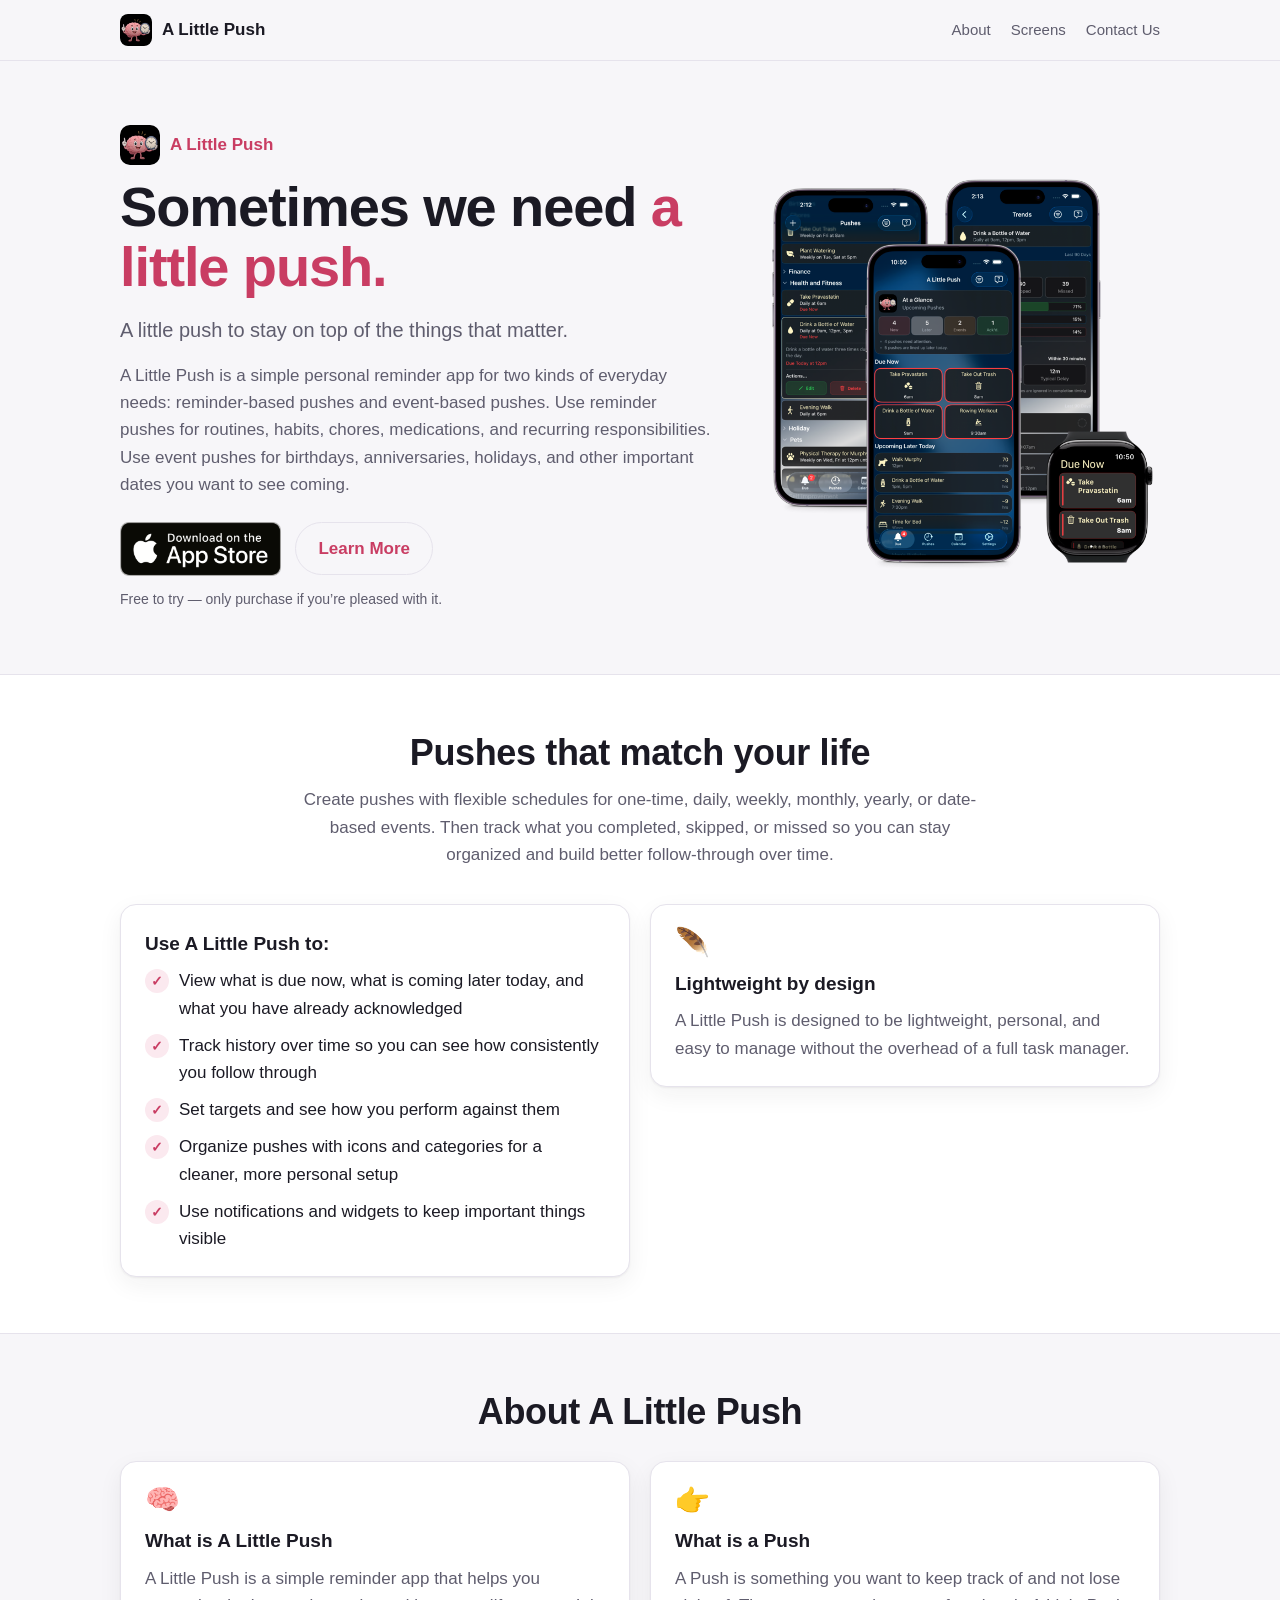
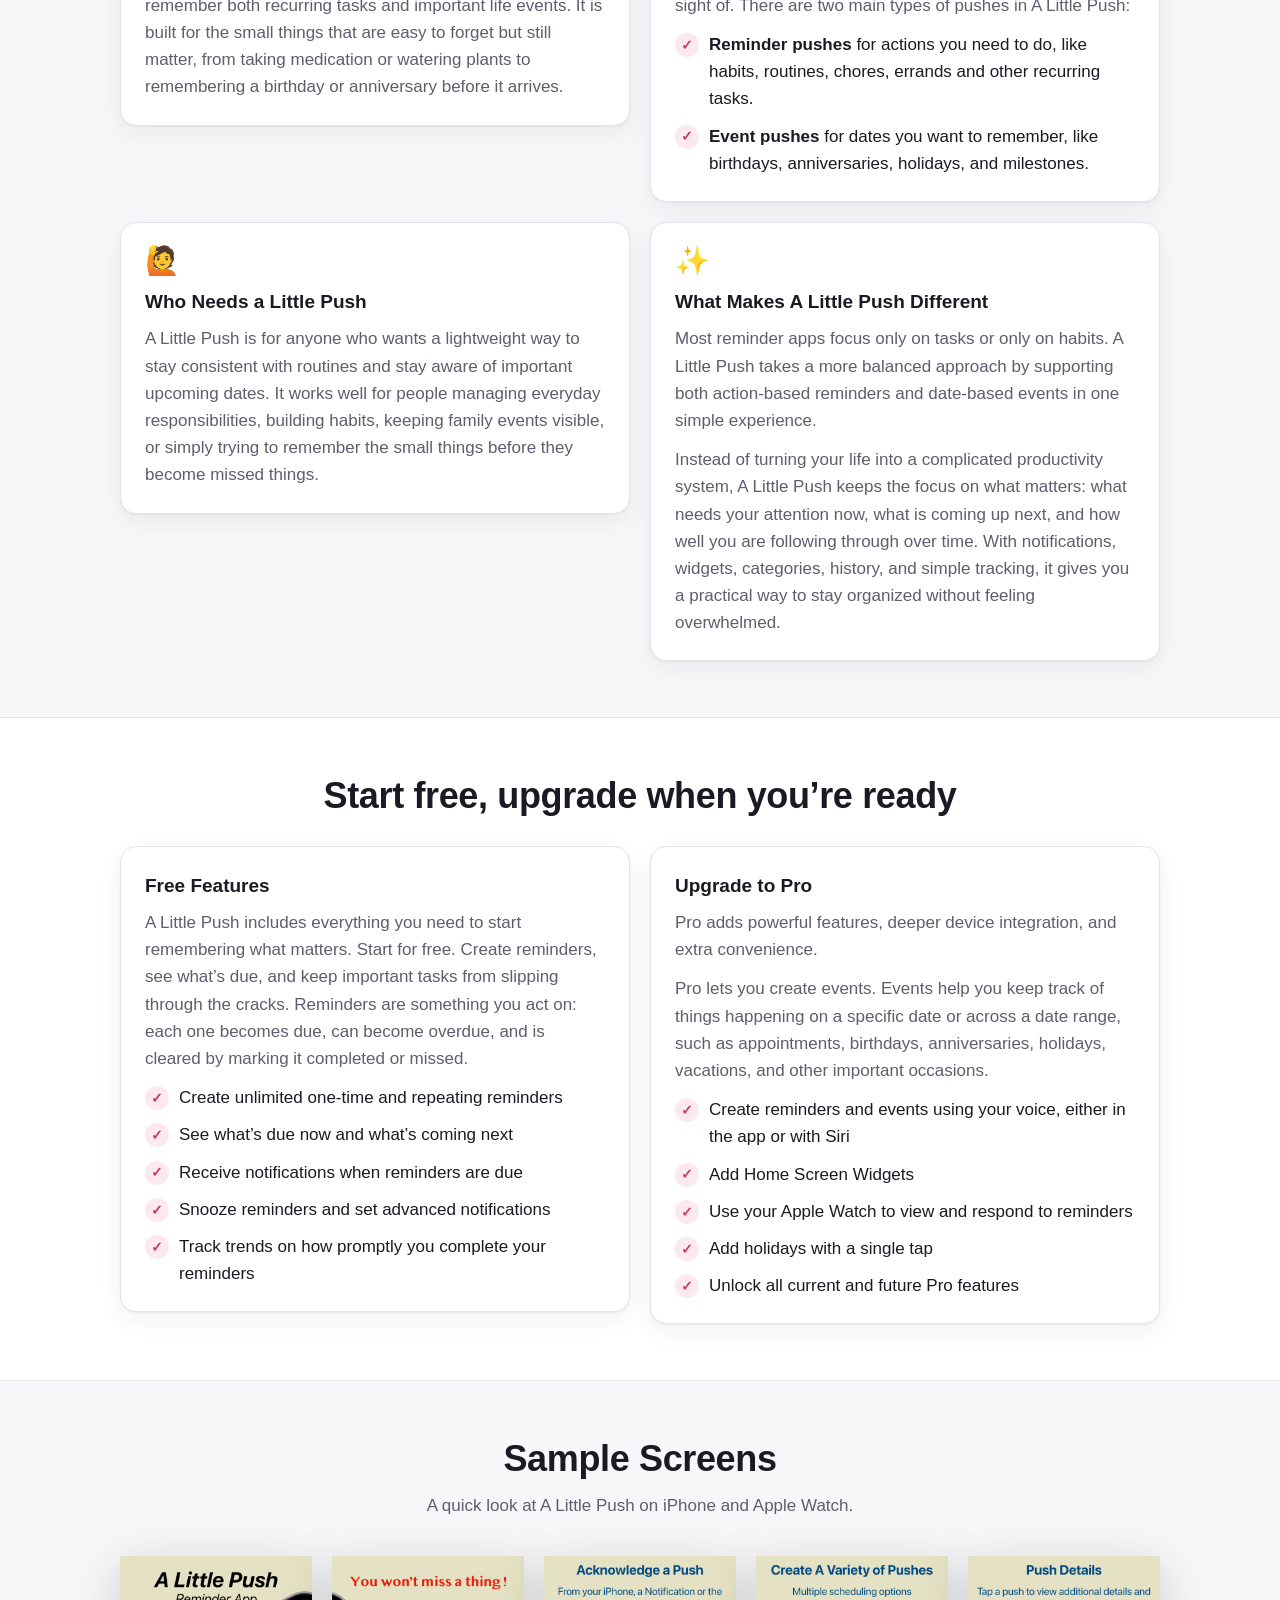
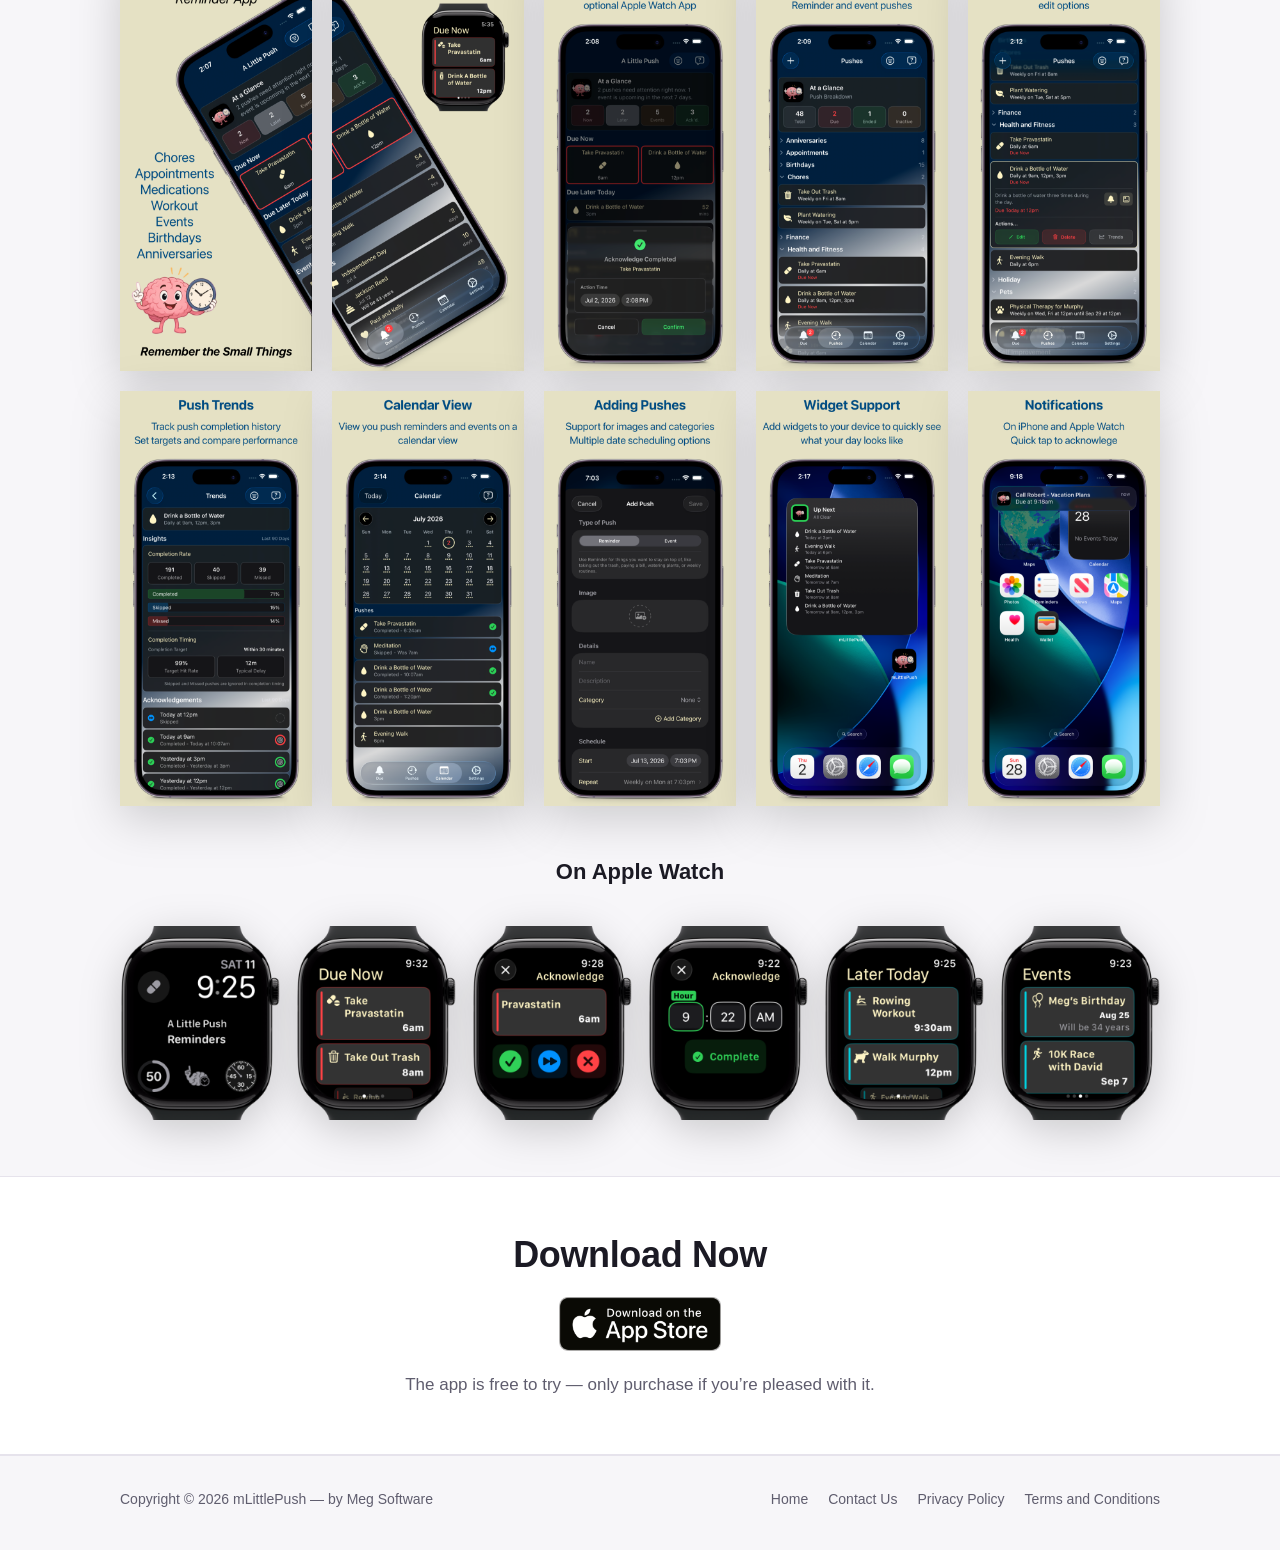
<file: index.html>
<!doctype html>
<html lang="en">
<head>
  <meta charset="utf-8">
  <meta name="viewport" content="width=device-width, initial-scale=1">
  <title>A Little Push — Reminders for the things that matter</title>
  <meta name="description" content="A Little Push is a simple personal reminder app for routines, habits, chores, medications and the important dates you want to see coming.">
  <link rel="icon" type="image/png" href="images/icon.png">
  <link rel="apple-touch-icon" href="images/icon.png">
  <link rel="stylesheet" href="styles.css">
</head>
<body>
  <header class="site-header">
    <div class="wrap">
      <a class="brand" href="./"><img src="images/icon.png" alt="">A Little Push</a>
      <nav class="nav" aria-label="Main">
        <a class="hide-small" href="#about">About</a>
        <a class="hide-small" href="#screens">Screens</a>
        <a href="contact-us/">Contact Us</a>
      </nav>
    </div>
  </header>

  <main>
    <!-- Hero -->
    <section class="hero">
      <div class="wrap">
        <div>
          <p class="eyebrow"><img src="images/icon.png" alt="">A Little Push</p>
          <h1>Sometimes we need <span class="accent">a little push.</span></h1>
          <p class="lead">A little push to stay on top of the things that matter.</p>
          <p>A Little Push is a simple personal reminder app for two kinds of everyday needs: reminder-based pushes and event-based pushes. Use reminder pushes for routines, habits, chores, medications, and recurring responsibilities. Use event pushes for birthdays, anniversaries, holidays, and other important dates you want to see coming.</p>
          <div class="actions">
            <a class="app-store-badge" href="https://apps.apple.com/us/app/reminders-a-little-push/id6783036965"><img src="images/appstore-black.png" alt="Download on the App Store" width="162" height="54"></a>
            <a class="button secondary" href="#about">Learn More</a>
          </div>
          <p class="note">Free to try — only purchase if you’re pleased with it.</p>
        </div>
        <div>
          <img src="images/cover.png" alt="A Little Push on iPhone and Apple Watch, showing what’s due now and coming up later today" width="720" height="720">
        </div>
      </div>
    </section>

    <!-- What you can do -->
    <section class="band">
      <div class="wrap">
        <h2>Pushes that match your life</h2>
        <p class="section-lead">Create pushes with flexible schedules for one-time, daily, weekly, monthly, yearly, or date-based events. Then track what you completed, skipped, or missed so you can stay organized and build better follow-through over time.</p>
        <div class="two-col">
          <div class="card">
            <h3>Use A Little Push to:</h3>
            <ul class="feature-list">
              <li>View what is due now, what is coming later today, and what you have already acknowledged</li>
              <li>Track history over time so you can see how consistently you follow through</li>
              <li>Set targets and see how you perform against them</li>
              <li>Organize pushes with icons and categories for a cleaner, more personal setup</li>
              <li>Use notifications and widgets to keep important things visible</li>
            </ul>
          </div>
          <div class="card">
            <span class="emoji" aria-hidden="true">🪶</span>
            <h3>Lightweight by design</h3>
            <p>A Little Push is designed to be lightweight, personal, and easy to manage without the overhead of a full task manager.</p>
          </div>
        </div>
      </div>
    </section>

    <!-- About -->
    <section id="about">
      <div class="wrap">
        <h2>About A Little Push</h2>
        <div class="two-col" style="margin-top: 28px;">
          <div class="card">
            <span class="emoji" aria-hidden="true">🧠</span>
            <h3>What is A Little Push</h3>
            <p>A Little Push is a simple reminder app that helps you remember both recurring tasks and important life events. It is built for the small things that are easy to forget but still matter, from taking medication or watering plants to remembering a birthday or anniversary before it arrives.</p>
          </div>
          <div class="card">
            <span class="emoji" aria-hidden="true">👉</span>
            <h3>What is a Push</h3>
            <p>A Push is something you want to keep track of and not lose sight of. There are two main types of pushes in A Little Push:</p>
            <ul class="feature-list">
              <li><span><strong>Reminder pushes</strong> for actions you need to do, like habits, routines, chores, errands and other recurring tasks.</span></li>
              <li><span><strong>Event pushes</strong> for dates you want to remember, like birthdays, anniversaries, holidays, and milestones.</span></li>
            </ul>
          </div>
          <div class="card">
            <span class="emoji" aria-hidden="true">🙋</span>
            <h3>Who Needs a Little Push</h3>
            <p>A Little Push is for anyone who wants a lightweight way to stay consistent with routines and stay aware of important upcoming dates. It works well for people managing everyday responsibilities, building habits, keeping family events visible, or simply trying to remember the small things before they become missed things.</p>
          </div>
          <div class="card">
            <span class="emoji" aria-hidden="true">✨</span>
            <h3>What Makes A Little Push Different</h3>
            <p>Most reminder apps focus only on tasks or only on habits. A Little Push takes a more balanced approach by supporting both action-based reminders and date-based events in one simple experience.</p>
            <p>Instead of turning your life into a complicated productivity system, A Little Push keeps the focus on what matters: what needs your attention now, what is coming up next, and how well you are following through over time. With notifications, widgets, categories, history, and simple tracking, it gives you a practical way to stay organized without feeling overwhelmed.</p>
          </div>
        </div>
      </div>
    </section>

    <!-- Free and Pro -->
    <section class="band">
      <div class="wrap">
        <h2>Start free, upgrade when you’re ready</h2>
        <div class="two-col" style="margin-top: 28px;">
          <div class="card">
            <h3>Free Features</h3>
            <p>A Little Push includes everything you need to start remembering what matters. Start for free. Create reminders, see what’s due, and keep important tasks from slipping through the cracks. Reminders are something you act on: each one becomes due, can become overdue, and is cleared by marking it completed or missed.</p>
            <ul class="feature-list">
              <li>Create unlimited one-time and repeating reminders</li>
              <li>See what’s due now and what’s coming next</li>
              <li>Receive notifications when reminders are due</li>
              <li>Snooze reminders and set advanced notifications</li>
              <li>Track trends on how promptly you complete your reminders</li>
            </ul>
          </div>
          <div class="card">
            <h3>Upgrade to Pro</h3>
            <p>Pro adds powerful features, deeper device integration, and extra convenience.</p>
            <p>Pro lets you create events. Events help you keep track of things happening on a specific date or across a date range, such as appointments, birthdays, anniversaries, holidays, vacations, and other important occasions.</p>
            <ul class="feature-list">
              <li>Create reminders and events using your voice, either in the app or with Siri</li>
              <li>Add Home Screen Widgets</li>
              <li>Use your Apple Watch to view and respond to reminders</li>
              <li>Add holidays with a single tap</li>
              <li>Unlock all current and future Pro features</li>
            </ul>
          </div>
        </div>
      </div>
    </section>

    <!-- Screens -->
    <section id="screens">
      <div class="wrap">
        <h2>Sample Screens</h2>
        <p class="section-lead">A quick look at A Little Push on iPhone and Apple Watch.</p>
        <div class="screens">
          <img src="images/screen-1a.png" alt="A Little Push reminder app" width="600" height="1298" loading="lazy">
          <img src="images/screen-1b.png" alt="You won’t miss a thing: reminders on iPhone and Apple Watch" width="600" height="1298" loading="lazy">
          <img src="images/screen-2.png" alt="Acknowledge a push from your iPhone, a notification or Apple Watch" width="600" height="1298" loading="lazy">
          <img src="images/screen-3.png" alt="A Little Push app screen" width="600" height="1298" loading="lazy">
          <img src="images/screen-4.png" alt="A Little Push app screen" width="600" height="1298" loading="lazy">
          <img src="images/screen-5.png" alt="A Little Push app screen" width="600" height="1298" loading="lazy">
          <img src="images/screen-6.png" alt="A Little Push app screen" width="600" height="1298" loading="lazy">
          <img src="images/screen-7.png" alt="A Little Push app screen" width="600" height="1298" loading="lazy">
          <img src="images/screen-8.png" alt="A Little Push app screen" width="600" height="1298" loading="lazy">
          <img src="images/screen-9.png" alt="A Little Push app screen" width="600" height="1298" loading="lazy">
        </div>
        <h3 class="subhead">On Apple Watch</h3>
        <div class="watch-screens">
          <img src="images/watch-0.png" alt="A Little Push complication on an Apple Watch face" width="422" height="514" loading="lazy">
          <img src="images/watch-1.png" alt="Due Now on Apple Watch" width="422" height="514" loading="lazy">
          <img src="images/watch-2.png" alt="Acknowledging a reminder on Apple Watch" width="422" height="514" loading="lazy">
          <img src="images/watch-3.png" alt="Setting the completion time on Apple Watch" width="422" height="514" loading="lazy">
          <img src="images/watch-4.png" alt="Later Today on Apple Watch" width="422" height="514" loading="lazy">
          <img src="images/watch-5.png" alt="Upcoming events on Apple Watch" width="422" height="514" loading="lazy">
        </div>
      </div>
    </section>

    <!-- Download -->
    <section class="band download">
      <div class="wrap">
        <h2>Download Now</h2>
        <a class="app-store-badge" href="https://apps.apple.com/us/app/reminders-a-little-push/id6783036965"><img src="images/appstore-black.png" alt="Download on the App Store" width="162" height="54"></a>
        <p>The app is free to try — only purchase if you’re pleased with it.</p>
      </div>
    </section>
  </main>

  <footer class="site-footer">
    <div class="wrap">
      <span>Copyright © 2026 mLittlePush — by Meg Software</span>
      <nav aria-label="Footer">
        <a href="./">Home</a>
        <a href="contact-us/">Contact Us</a>
        <a href="privacy-policy/">Privacy Policy</a>
        <a href="terms-and-conditions/">Terms and Conditions</a>
      </nav>
    </div>
  </footer>
</body>
</html>
</file>
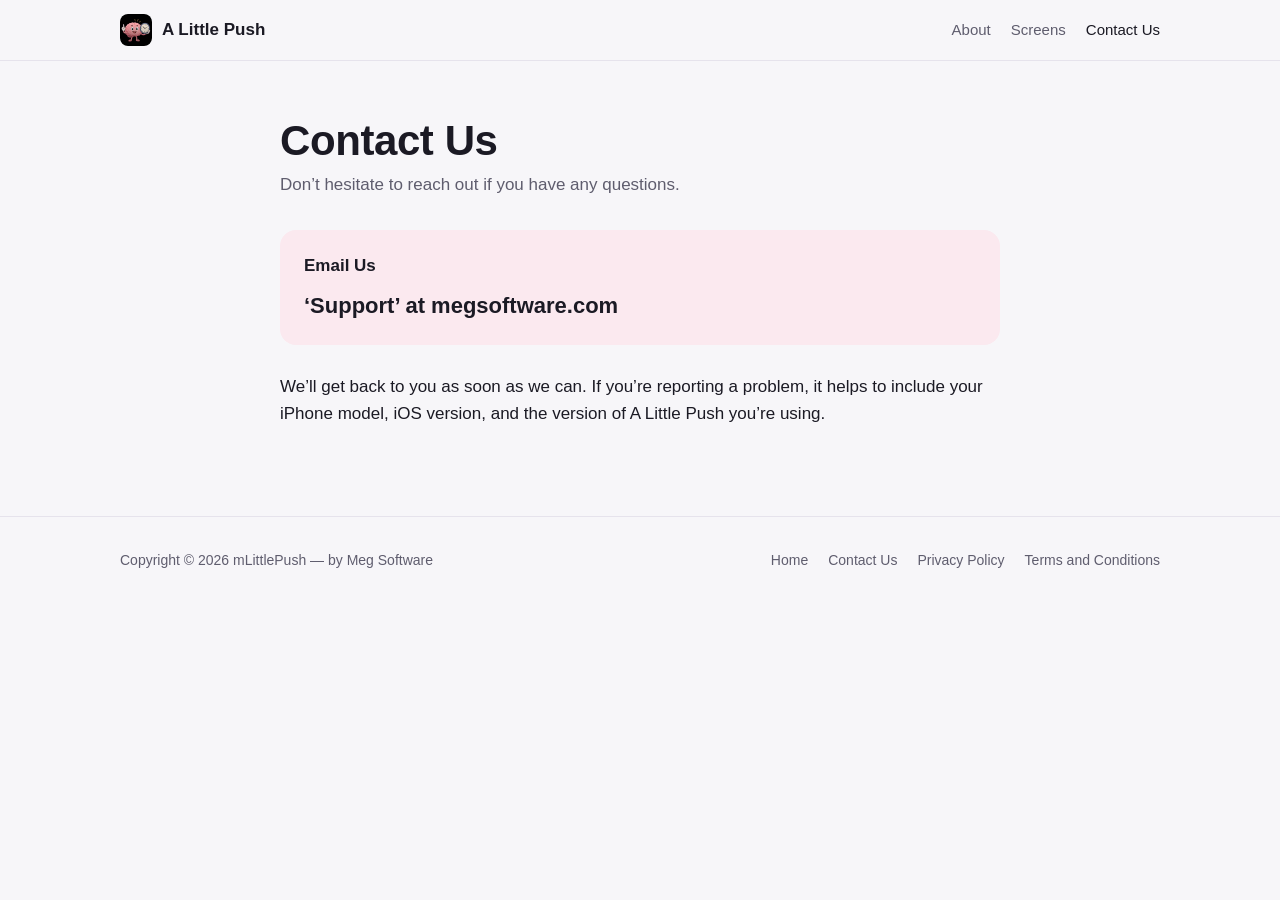
<file: contact-us/index.html>
<!doctype html>
<html lang="en">
<head>
  <meta charset="utf-8">
  <meta name="viewport" content="width=device-width, initial-scale=1">
  <title>Contact Us — A Little Push</title>
  <meta name="description" content="Contact Meg Software about A Little Push.">
  <link rel="icon" type="image/png" href="../images/icon.png">
  <link rel="stylesheet" href="../styles.css">
</head>
<body>
  <header class="site-header">
    <div class="wrap">
      <a class="brand" href="../"><img src="../images/icon.png" alt="">A Little Push</a>
      <nav class="nav" aria-label="Main">
        <a class="hide-small" href="../#about">About</a>
        <a class="hide-small" href="../#screens">Screens</a>
        <a href="../contact-us/" aria-current="page">Contact Us</a>
      </nav>
    </div>
  </header>

  <main class="doc">
    <h1>Contact Us</h1>
    <p class="updated">Don’t hesitate to reach out if you have any questions.</p>
    <div class="summary">
      <p><strong>Email Us</strong></p>
      <p class="email">‘Support’ at megsoftware.com</p>
    </div>
    <p>We’ll get back to you as soon as we can. If you’re reporting a problem, it helps to include your iPhone model, iOS version, and the version of A Little Push you’re using.</p>
  </main>

  <footer class="site-footer">
    <div class="wrap">
      <span>Copyright © 2026 mLittlePush — by Meg Software</span>
      <nav aria-label="Footer">
        <a href="../">Home</a>
        <a href="../contact-us/" aria-current="page">Contact Us</a>
        <a href="../privacy-policy/">Privacy Policy</a>
        <a href="../terms-and-conditions/">Terms and Conditions</a>
      </nav>
    </div>
  </footer>
</body>
</html>
</file>
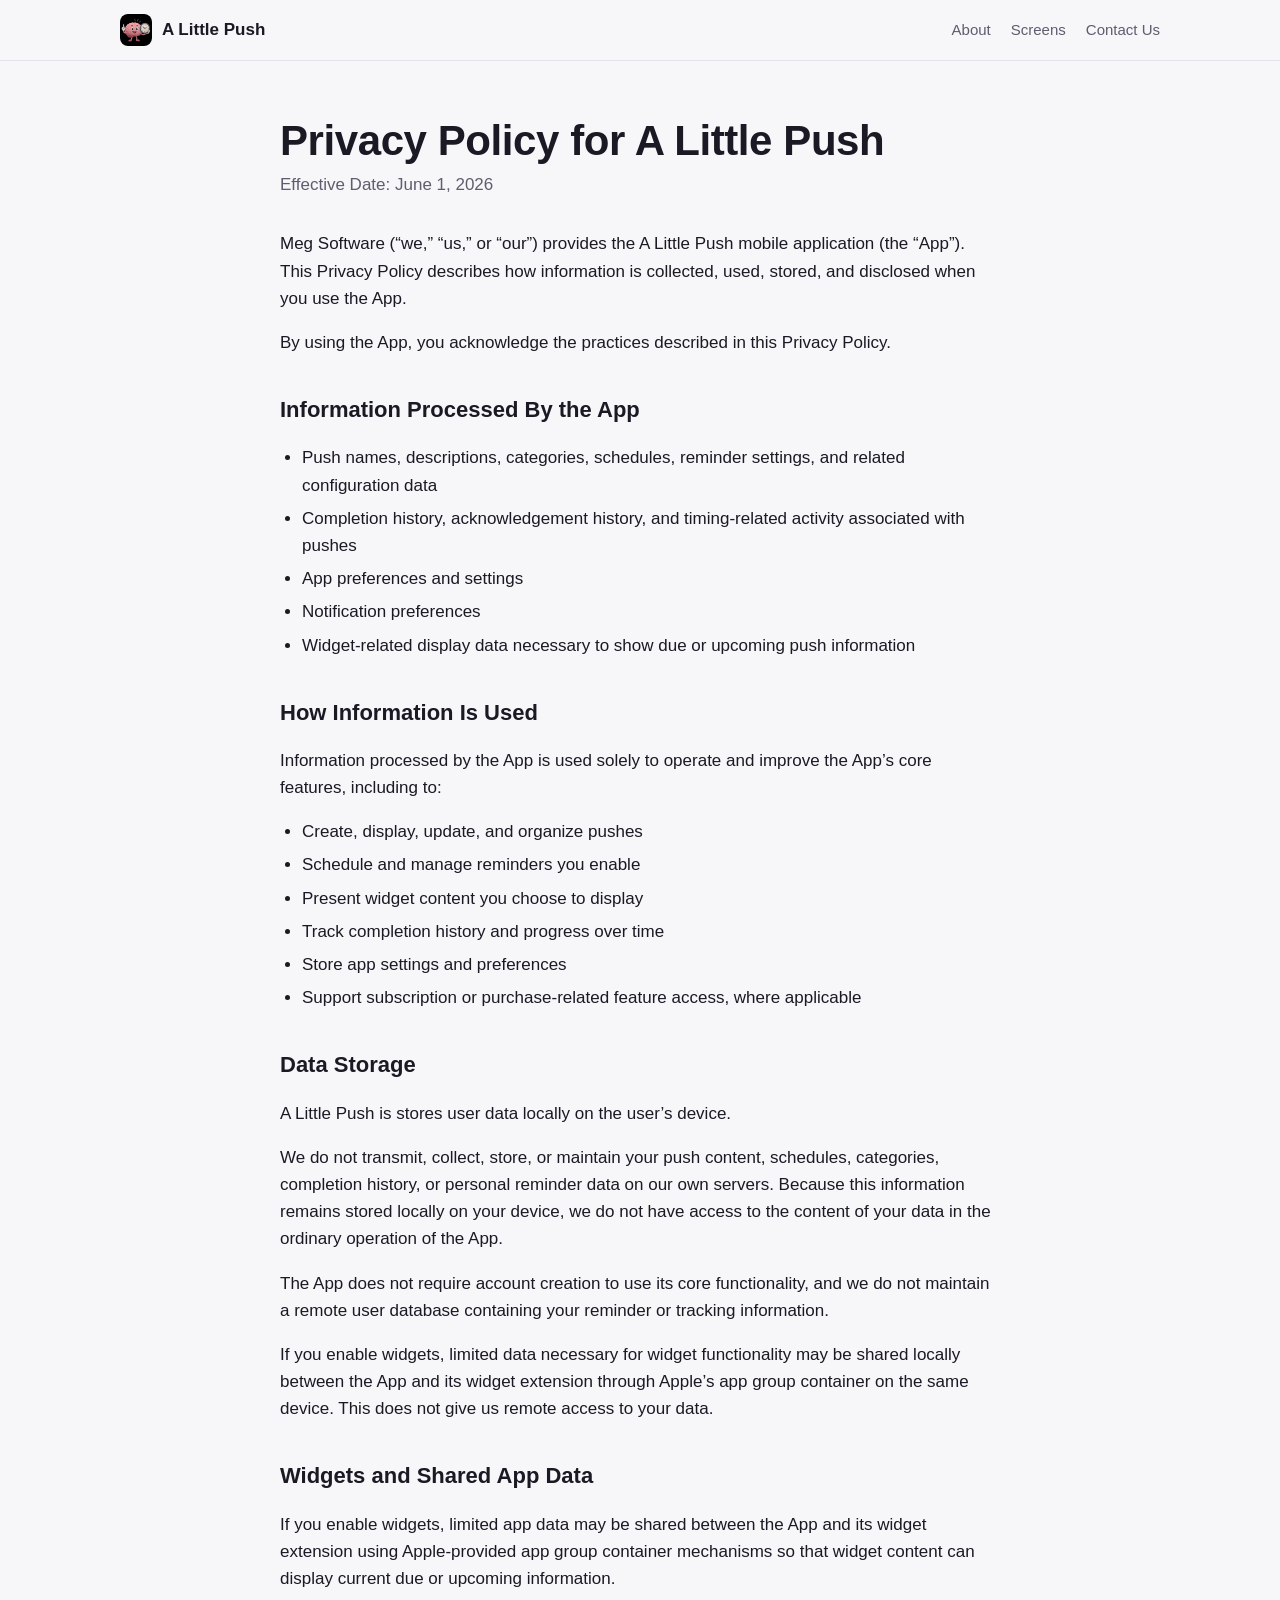
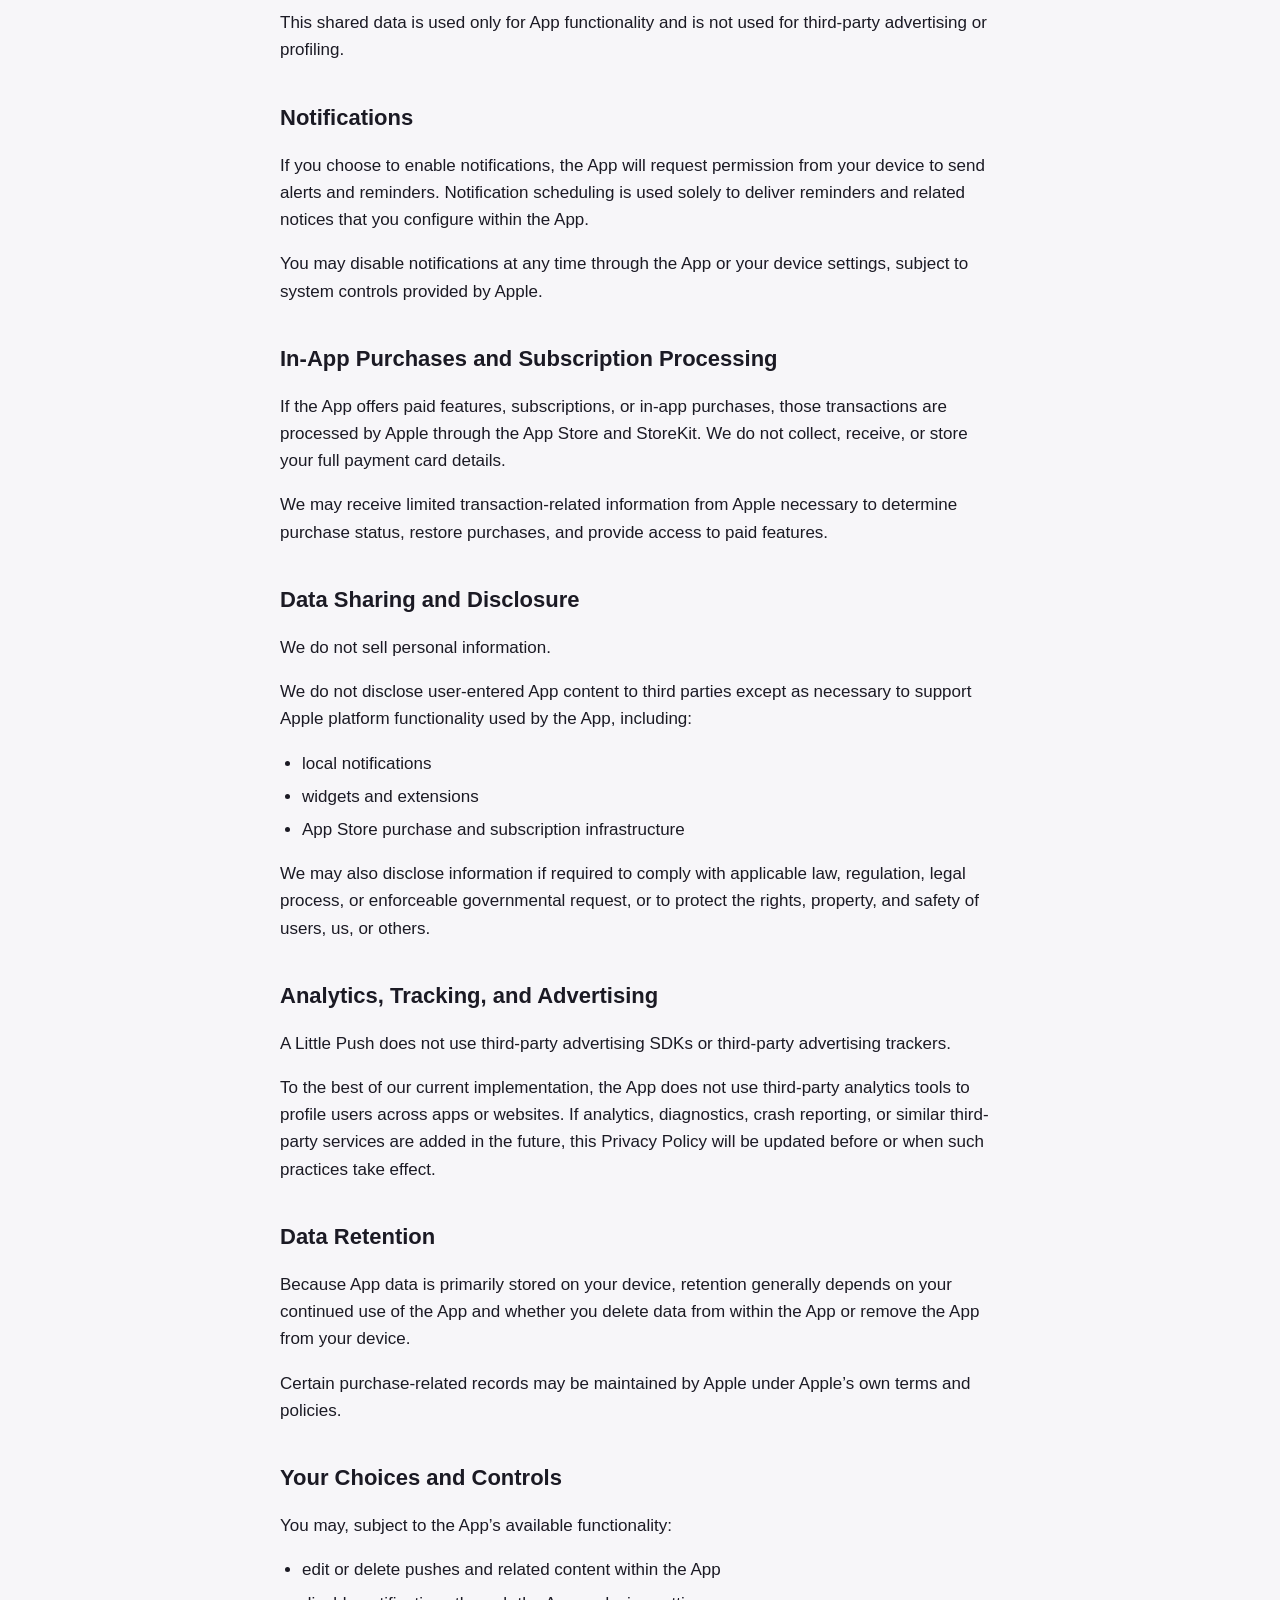
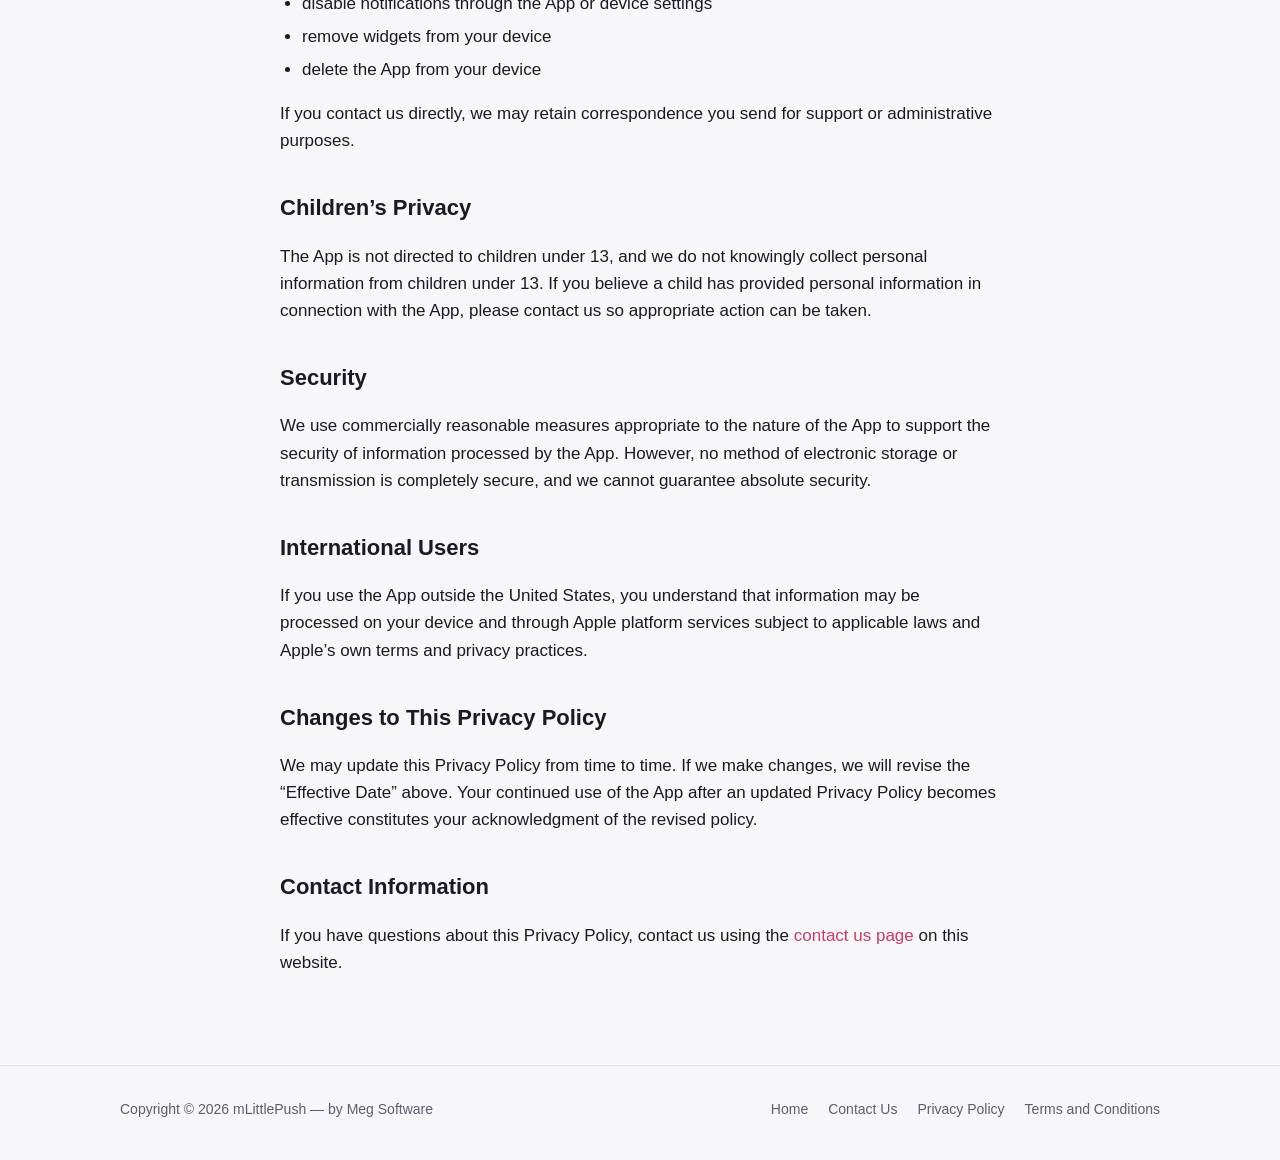
<file: privacy-policy/index.html>
<!doctype html>
<html lang="en">
<head>
  <meta charset="utf-8">
  <meta name="viewport" content="width=device-width, initial-scale=1">
  <title>Privacy Policy — A Little Push</title>
  <meta name="description" content="Privacy Policy for A Little Push.">
  <link rel="icon" type="image/png" href="../images/icon.png">
  <link rel="stylesheet" href="../styles.css">
</head>
<body>
  <header class="site-header">
    <div class="wrap">
      <a class="brand" href="../"><img src="../images/icon.png" alt="">A Little Push</a>
      <nav class="nav" aria-label="Main">
        <a class="hide-small" href="../#about">About</a>
        <a class="hide-small" href="../#screens">Screens</a>
        <a href="../contact-us/">Contact Us</a>
      </nav>
    </div>
  </header>

  <main class="doc">
    <h1>Privacy Policy for A Little Push</h1>
    <p class="updated">Effective Date: June 1, 2026</p>
    <p>Meg Software (“we,” “us,” or “our”) provides the A Little Push mobile application (the “App”). This Privacy Policy describes how information is collected, used, stored, and disclosed when you use the App.</p>
    <p>By using the App, you acknowledge the practices described in this Privacy Policy.</p>
    <h2>Information Processed By the App</h2>
    <ul>
    <li>Push names, descriptions, categories, schedules, reminder settings, and related configuration data</li>
    <li>Completion history, acknowledgement history, and timing-related activity associated with pushes</li>
    <li>App preferences and settings</li>
    <li>Notification preferences</li>
    <li>Widget-related display data necessary to show due or upcoming push information</li>
    </ul>
    <h2>How Information Is Used</h2>
    <p>Information processed by the App is used solely to operate and improve the App’s core features, including to:</p>
    <ul>
    <li>Create, display, update, and organize pushes</li>
    <li>Schedule and manage reminders you enable</li>
    <li>Present widget content you choose to display</li>
    <li>Track completion history and progress over time</li>
    <li>Store app settings and preferences</li>
    <li>Support subscription or purchase-related feature access, where applicable</li>
    </ul>
    <h2>Data Storage</h2>
    <p>A Little Push is stores user data locally on the user’s device.</p>
    <p>We do not transmit, collect, store, or maintain your push content, schedules, categories, completion history, or personal reminder data on our own servers. Because this information remains stored locally on your device, we do not have access to the content of your data in the ordinary operation of the App.</p>
    <p>The App does not require account creation to use its core functionality, and we do not maintain a remote user database containing your reminder or tracking information.</p>
    <p>If you enable widgets, limited data necessary for widget functionality may be shared locally between the App and its widget extension through Apple’s app group container on the same device. This does not give us remote access to your data.</p>
    <h2>Widgets and Shared App Data</h2>
    <p>If you enable widgets, limited app data may be shared between the App and its widget extension using Apple-provided app group container mechanisms so that widget content can display current due or upcoming information.</p>
    <p>This shared data is used only for App functionality and is not used for third-party advertising or profiling.</p>
    <h2>Notifications</h2>
    <p>If you choose to enable notifications, the App will request permission from your device to send alerts and reminders. Notification scheduling is used solely to deliver reminders and related notices that you configure within the App.</p>
    <p>You may disable notifications at any time through the App or your device settings, subject to system controls provided by Apple.</p>
    <h2>In-App Purchases and Subscription Processing</h2>
    <p>If the App offers paid features, subscriptions, or in-app purchases, those transactions are processed by Apple through the App Store and StoreKit. We do not collect, receive, or store your full payment card details.</p>
    <p>We may receive limited transaction-related information from Apple necessary to determine purchase status, restore purchases, and provide access to paid features.</p>
    <h2>Data Sharing and Disclosure</h2>
    <p>We do not sell personal information.</p>
    <p>We do not disclose user-entered App content to third parties except as necessary to support Apple platform functionality used by the App, including:</p>
    <ul>
    <li>local notifications</li>
    <li>widgets and extensions</li>
    <li>App Store purchase and subscription infrastructure</li>
    </ul>
    <p>We may also disclose information if required to comply with applicable law, regulation, legal process, or enforceable governmental request, or to protect the rights, property, and safety of users, us, or others.</p>
    <h2>Analytics, Tracking, and Advertising</h2>
    <p>A Little Push does not use third-party advertising SDKs or third-party advertising trackers.</p>
    <p>To the best of our current implementation, the App does not use third-party analytics tools to profile users across apps or websites. If analytics, diagnostics, crash reporting, or similar third-party services are added in the future, this Privacy Policy will be updated before or when such practices take effect.</p>
    <h2>Data Retention</h2>
    <p>Because App data is primarily stored on your device, retention generally depends on your continued use of the App and whether you delete data from within the App or remove the App from your device.</p>
    <p>Certain purchase-related records may be maintained by Apple under Apple’s own terms and policies.</p>
    <h2>Your Choices and Controls</h2>
    <p>You may, subject to the App’s available functionality:</p>
    <ul>
    <li>edit or delete pushes and related content within the App</li>
    <li>disable notifications through the App or device settings</li>
    <li>remove widgets from your device</li>
    <li>delete the App from your device</li>
    </ul>
    <p>If you contact us directly, we may retain correspondence you send for support or administrative purposes.</p>
    <h2>Children’s Privacy</h2>
    <p>The App is not directed to children under 13, and we do not knowingly collect personal information from children under 13. If you believe a child has provided personal information in connection with the App, please contact us so appropriate action can be taken.</p>
    <h2>Security</h2>
    <p>We use commercially reasonable measures appropriate to the nature of the App to support the security of information processed by the App. However, no method of electronic storage or transmission is completely secure, and we cannot guarantee absolute security.</p>
    <h2>International Users</h2>
    <p>If you use the App outside the United States, you understand that information may be processed on your device and through Apple platform services subject to applicable laws and Apple’s own terms and privacy practices.</p>
    <h2>Changes to This Privacy Policy</h2>
    <p>We may update this Privacy Policy from time to time. If we make changes, we will revise the “Effective Date” above. Your continued use of the App after an updated Privacy Policy becomes effective constitutes your acknowledgment of the revised policy.</p>
    <h2>Contact Information</h2>
    <p>If you have questions about this Privacy Policy, contact us using the <a href="../contact-us/">contact us page</a> on this website.</p>
  </main>

  <footer class="site-footer">
    <div class="wrap">
      <span>Copyright © 2026 mLittlePush — by Meg Software</span>
      <nav aria-label="Footer">
        <a href="../">Home</a>
        <a href="../contact-us/">Contact Us</a>
        <a href="../privacy-policy/" aria-current="page">Privacy Policy</a>
        <a href="../terms-and-conditions/">Terms and Conditions</a>
      </nav>
    </div>
  </footer>
</body>
</html>
</file>
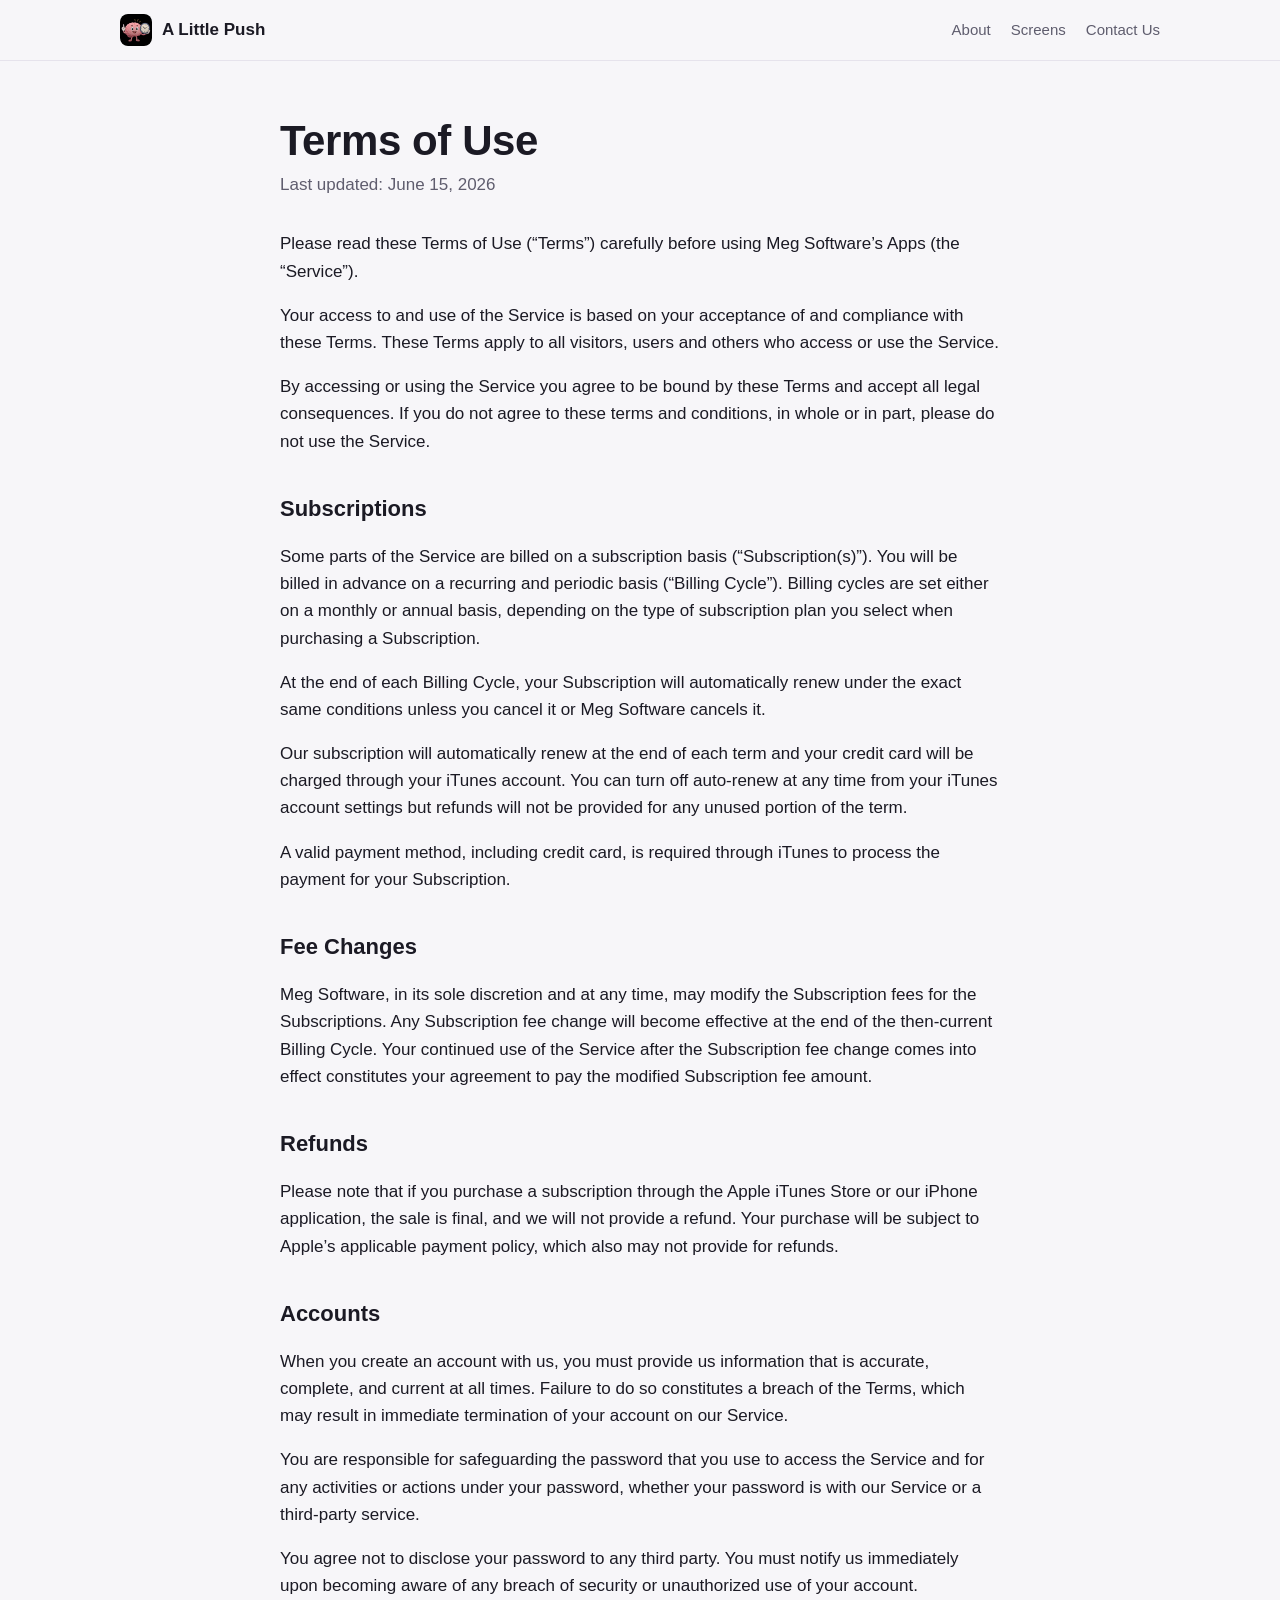
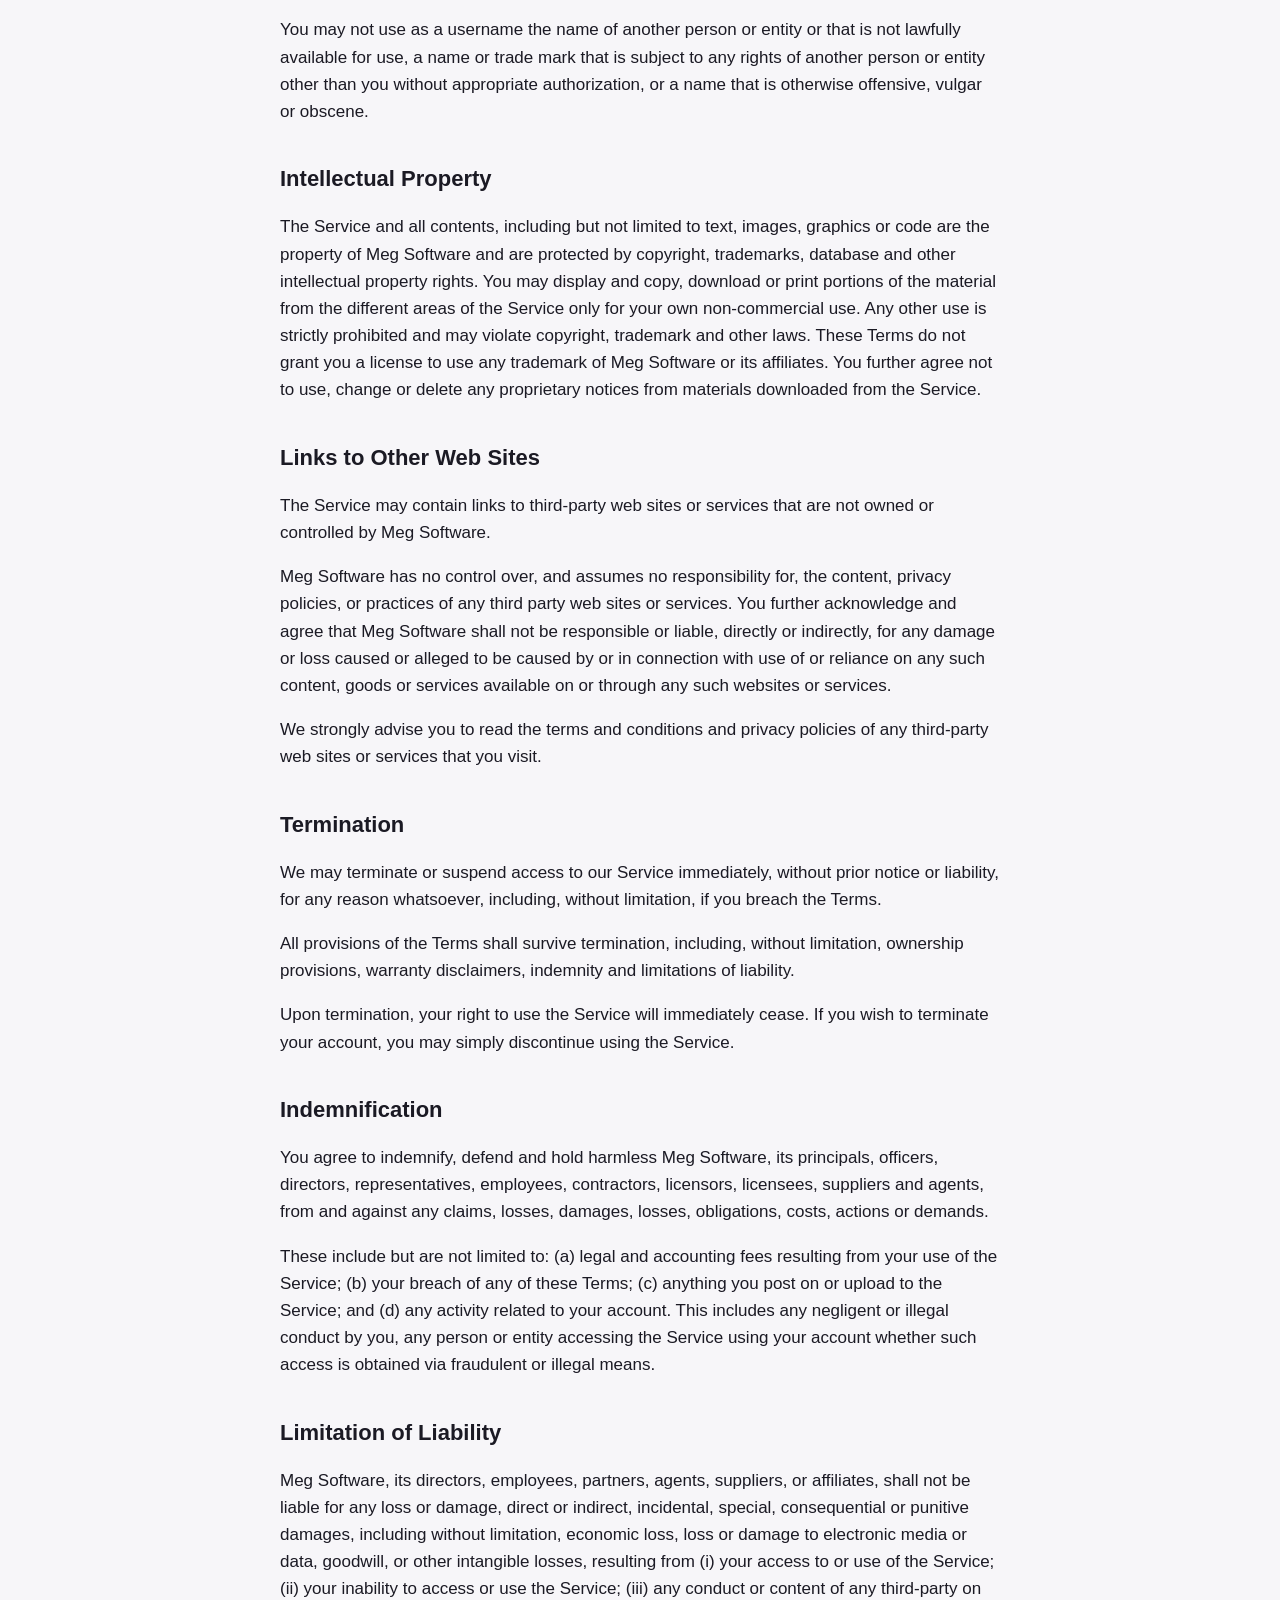
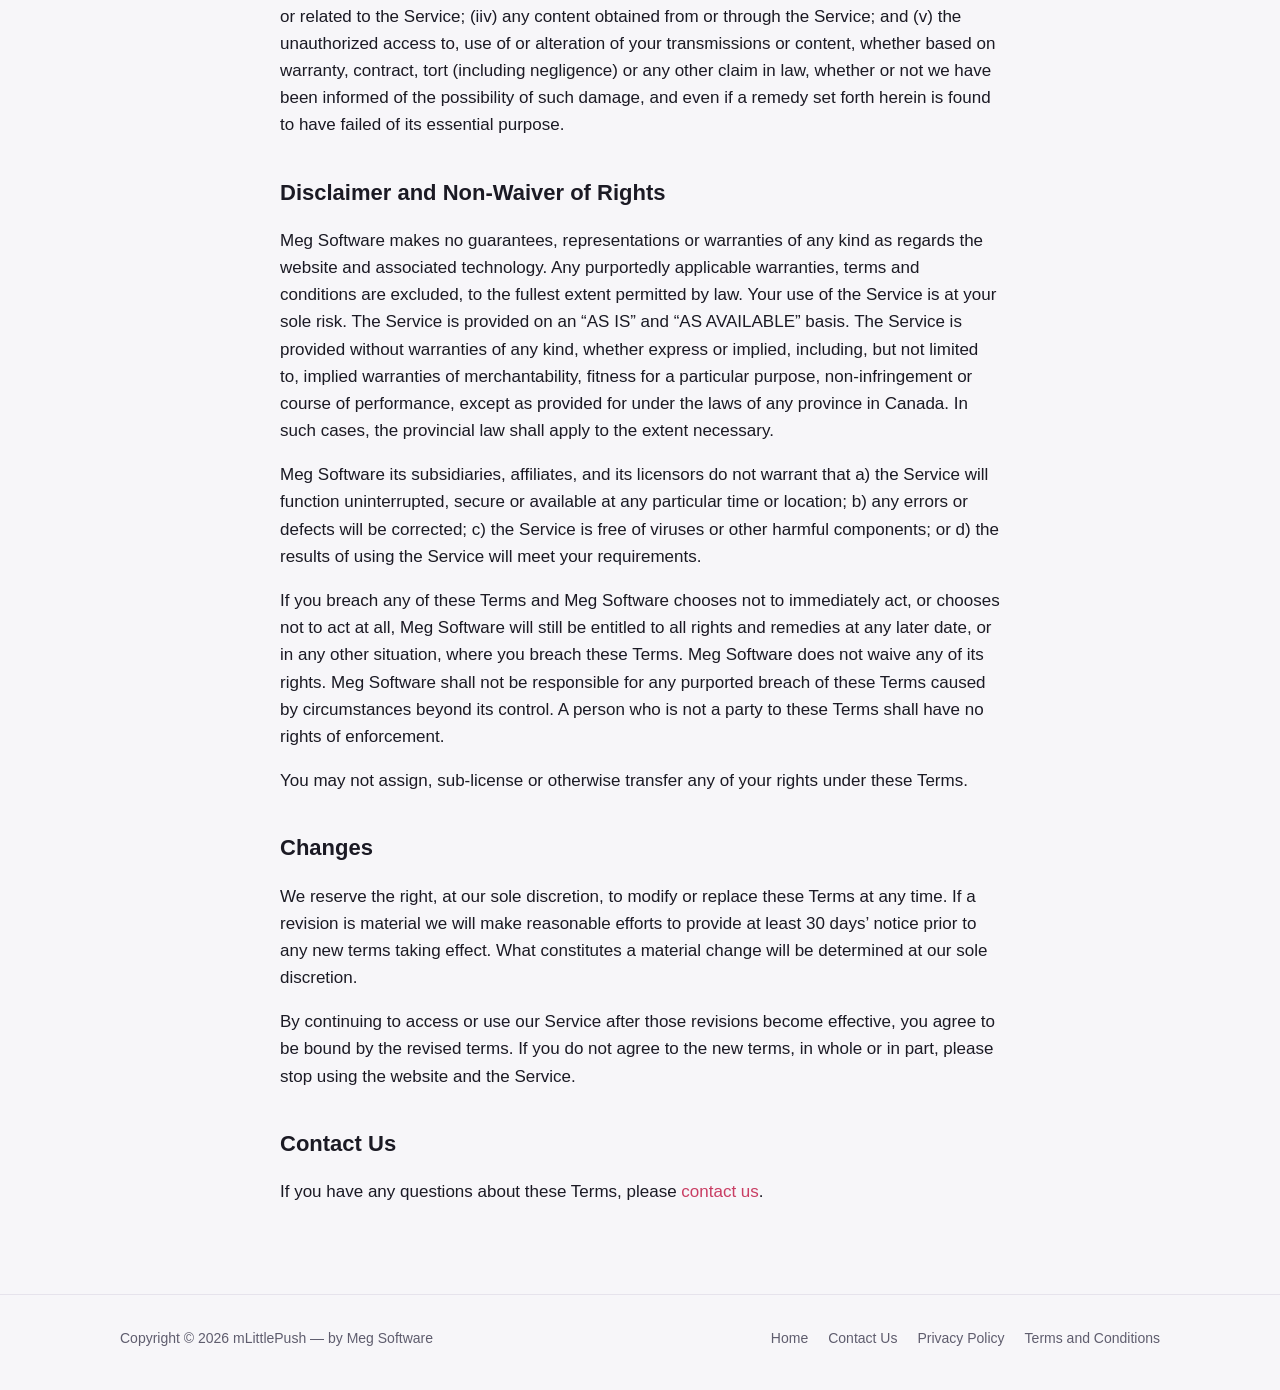
<file: terms-and-conditions/index.html>
<!doctype html>
<html lang="en">
<head>
  <meta charset="utf-8">
  <meta name="viewport" content="width=device-width, initial-scale=1">
  <title>Terms and Conditions — A Little Push</title>
  <meta name="description" content="Terms of Use for Meg Software apps, including A Little Push.">
  <link rel="icon" type="image/png" href="../images/icon.png">
  <link rel="stylesheet" href="../styles.css">
</head>
<body>
  <header class="site-header">
    <div class="wrap">
      <a class="brand" href="../"><img src="../images/icon.png" alt="">A Little Push</a>
      <nav class="nav" aria-label="Main">
        <a class="hide-small" href="../#about">About</a>
        <a class="hide-small" href="../#screens">Screens</a>
        <a href="../contact-us/">Contact Us</a>
      </nav>
    </div>
  </header>

  <main class="doc">
    <h1>Terms of Use</h1>
    <p class="updated">Last updated: June 15, 2026</p>
    <p>Please read these Terms of Use (“Terms”) carefully before using Meg Software’s Apps (the “Service”).</p>
    <p>Your access to and use of the Service is based on your acceptance of and compliance with these Terms. These Terms apply to all visitors, users and others who access or use the Service.</p>
    <p>By accessing or using the Service you agree to be bound by these Terms and accept all legal consequences. If you do not agree to these terms and conditions, in whole or in part, please do not use the Service.</p>
    <h2>Subscriptions</h2>
    <p>Some parts of the Service are billed on a subscription basis (“Subscription(s)”). You will be billed in advance on a recurring and periodic basis (“Billing Cycle”). Billing cycles are set either on a monthly or annual basis, depending on the type of subscription plan you select when purchasing a Subscription.</p>
    <p>At the end of each Billing Cycle, your Subscription will automatically renew under the exact same conditions unless you cancel it or Meg Software cancels it.</p>
    <p>Our subscription will automatically renew at the end of each term and your credit card will be charged through your iTunes account. You can turn off auto-renew at any time from your iTunes account settings but refunds will not be provided for any unused portion of the term.</p>
    <p>A valid payment method, including credit card, is required through iTunes to process the payment for your Subscription.</p>
    <h2>Fee Changes</h2>
    <p>Meg Software, in its sole discretion and at any time, may modify the Subscription fees for the Subscriptions. Any Subscription fee change will become effective at the end of the then-current Billing Cycle. Your continued use of the Service after the Subscription fee change comes into effect constitutes your agreement to pay the modified Subscription fee amount.</p>
    <h2>Refunds</h2>
    <p>Please note that if you purchase a subscription through the Apple iTunes Store or our iPhone application, the sale is final, and we will not provide a refund. Your purchase will be subject to Apple’s applicable payment policy, which also may not provide for refunds.</p>
    <h2>Accounts</h2>
    <p>When you create an account with us, you must provide us information that is accurate, complete, and current at all times. Failure to do so constitutes a breach of the Terms, which may result in immediate termination of your account on our Service.</p>
    <p>You are responsible for safeguarding the password that you use to access the Service and for any activities or actions under your password, whether your password is with our Service or a third-party service.</p>
    <p>You agree not to disclose your password to any third party. You must notify us immediately upon becoming aware of any breach of security or unauthorized use of your account.</p>
    <p>You may not use as a username the name of another person or entity or that is not lawfully available for use, a name or trade mark that is subject to any rights of another person or entity other than you without appropriate authorization, or a name that is otherwise offensive, vulgar or obscene.</p>
    <h2>Intellectual Property</h2>
    <p>The Service and all contents, including but not limited to text, images, graphics or code are the property of Meg Software and are protected by copyright, trademarks, database and other intellectual property rights. You may display and copy, download or print portions of the material from the different areas of the Service only for your own non-commercial use. Any other use is strictly prohibited and may violate copyright, trademark and other laws. These Terms do not grant you a license to use any trademark of Meg Software or its affiliates. You further agree not to use, change or delete any proprietary notices from materials downloaded from the Service.</p>
    <h2>Links to Other Web Sites</h2>
    <p>The Service may contain links to third-party web sites or services that are not owned or controlled by Meg Software.</p>
    <p>Meg Software has no control over, and assumes no responsibility for, the content, privacy policies, or practices of any third party web sites or services. You further acknowledge and agree that Meg Software shall not be responsible or liable, directly or indirectly, for any damage or loss caused or alleged to be caused by or in connection with use of or reliance on any such content, goods or services available on or through any such websites or services.</p>
    <p>We strongly advise you to read the terms and conditions and privacy policies of any third-party web sites or services that you visit.</p>
    <h2>Termination</h2>
    <p>We may terminate or suspend access to our Service immediately, without prior notice or liability, for any reason whatsoever, including, without limitation, if you breach the Terms.</p>
    <p>All provisions of the Terms shall survive termination, including, without limitation, ownership provisions, warranty disclaimers, indemnity and limitations of liability.</p>
    <p>Upon termination, your right to use the Service will immediately cease. If you wish to terminate your account, you may simply discontinue using the Service.</p>
    <h2>Indemnification</h2>
    <p>You agree to indemnify, defend and hold harmless Meg Software, its principals, officers, directors, representatives, employees, contractors, licensors, licensees, suppliers and agents, from and against any claims, losses, damages, losses, obligations, costs, actions or demands.</p>
    <p>These include but are not limited to: (a) legal and accounting fees resulting from your use of the Service; (b) your breach of any of these Terms; (c) anything you post on or upload to the Service; and (d) any activity related to your account. This includes any negligent or illegal conduct by you, any person or entity accessing the Service using your account whether such access is obtained via fraudulent or illegal means.</p>
    <h2>Limitation of Liability</h2>
    <p>Meg Software, its directors, employees, partners, agents, suppliers, or affiliates, shall not be liable for any loss or damage, direct or indirect, incidental, special, consequential or punitive damages, including without limitation, economic loss, loss or damage to electronic media or data, goodwill, or other intangible losses, resulting from (i) your access to or use of the Service; (ii) your inability to access or use the Service; (iii) any conduct or content of any third-party on or related to the Service; (iiv) any content obtained from or through the Service; and (v) the unauthorized access to, use of or alteration of your transmissions or content, whether based on warranty, contract, tort (including negligence) or any other claim in law, whether or not we have been informed of the possibility of such damage, and even if a remedy set forth herein is found to have failed of its essential purpose.</p>
    <h2>Disclaimer and Non-Waiver of Rights</h2>
    <p>Meg Software makes no guarantees, representations or warranties of any kind as regards the website and associated technology. Any purportedly applicable warranties, terms and conditions are excluded, to the fullest extent permitted by law. Your use of the Service is at your sole risk. The Service is provided on an “AS IS” and “AS AVAILABLE” basis. The Service is provided without warranties of any kind, whether express or implied, including, but not limited to, implied warranties of merchantability, fitness for a particular purpose, non-infringement or course of performance, except as provided for under the laws of any province in Canada. In such cases, the provincial law shall apply to the extent necessary.</p>
    <p>Meg Software its subsidiaries, affiliates, and its licensors do not warrant that a) the Service will function uninterrupted, secure or available at any particular time or location; b) any errors or defects will be corrected; c) the Service is free of viruses or other harmful components; or d) the results of using the Service will meet your requirements.</p>
    <p>If you breach any of these Terms and Meg Software chooses not to immediately act, or chooses not to act at all, Meg Software will still be entitled to all rights and remedies at any later date, or in any other situation, where you breach these Terms. Meg Software does not waive any of its rights. Meg Software shall not be responsible for any purported breach of these Terms caused by circumstances beyond its control. A person who is not a party to these Terms shall have no rights of enforcement.</p>
    <p>You may not assign, sub-license or otherwise transfer any of your rights under these Terms.</p>
    <h2>Changes</h2>
    <p>We reserve the right, at our sole discretion, to modify or replace these Terms at any time. If a revision is material we will make reasonable efforts to provide at least 30 days’ notice prior to any new terms taking effect. What constitutes a material change will be determined at our sole discretion.</p>
    <p>By continuing to access or use our Service after those revisions become effective, you agree to be bound by the revised terms. If you do not agree to the new terms, in whole or in part, please stop using the website and the Service.</p>
    <h2>Contact Us</h2>
    <p>If you have any questions about these Terms, please <a href="../contact-us/">contact us</a>.</p>
  </main>

  <footer class="site-footer">
    <div class="wrap">
      <span>Copyright © 2026 mLittlePush — by Meg Software</span>
      <nav aria-label="Footer">
        <a href="../">Home</a>
        <a href="../contact-us/">Contact Us</a>
        <a href="../privacy-policy/">Privacy Policy</a>
        <a href="../terms-and-conditions/" aria-current="page">Terms and Conditions</a>
      </nav>
    </div>
  </footer>
</body>
</html>
</file>
<file: styles.css>
/* mLittlePush website — one stylesheet for every page. Light and dark follow the visitor's system. */

:root {
  --bg: #f7f6f9;
  --surface: #ffffff;
  --text: #1b1a24;
  --muted: #5f5d6e;
  --border: #e6e3ec;
  --accent: #c93d63;
  --accent-strong: #a32c4d;
  --accent-soft: #fbe9ef;
  --highlight: #2f4f9e;
  --shadow: 0 1px 2px rgba(27, 26, 36, 0.06), 0 8px 24px rgba(27, 26, 36, 0.06);
  --radius: 16px;
  --max: 1080px;
}

@media (prefers-color-scheme: dark) {
  :root {
    --bg: #0f1020;
    --surface: #191a2d;
    --text: #f1eff6;
    --muted: #aaa7bd;
    --border: #2c2c45;
    --accent: #ff8aa8;
    --accent-strong: #ffb0c4;
    --accent-soft: #2c1d2e;
    --highlight: #e9c46a;
    --shadow: 0 1px 2px rgba(0, 0, 0, 0.4), 0 8px 24px rgba(0, 0, 0, 0.3);
  }
}

* { box-sizing: border-box; }

html { -webkit-text-size-adjust: 100%; scroll-behavior: smooth; }

body {
  margin: 0;
  background: var(--bg);
  color: var(--text);
  font: 17px/1.6 -apple-system, BlinkMacSystemFont, "SF Pro Text", "Helvetica Neue", Helvetica, Arial, sans-serif;
}

a { color: var(--accent); text-decoration: none; }
a:hover { text-decoration: underline; }

img { max-width: 100%; height: auto; }

.wrap { max-width: var(--max); margin: 0 auto; padding: 0 20px; }

/* Header */
.site-header {
  position: sticky;
  top: 0;
  z-index: 10;
  background: var(--bg);
  border-bottom: 1px solid var(--border);
}
.site-header .wrap {
  display: flex;
  align-items: center;
  justify-content: space-between;
  gap: 16px;
  height: 60px;
}
.brand {
  display: flex;
  align-items: center;
  gap: 10px;
  font-weight: 700;
  color: var(--text);
}
.brand:hover { text-decoration: none; }
.brand img { width: 32px; height: 32px; border-radius: 8px; }
.nav { display: flex; gap: 20px; font-size: 15px; }
.nav a { color: var(--muted); }
.nav a:hover, .nav a[aria-current="page"] { color: var(--text); text-decoration: none; }

/* Buttons */
.button {
  display: inline-block;
  padding: 12px 22px;
  border-radius: 999px;
  background: var(--accent);
  color: #fff;
  font-weight: 600;
}
@media (prefers-color-scheme: dark) { .button { color: #0f1020; } }
.button:hover { background: var(--accent-strong); text-decoration: none; }
.button.secondary {
  background: transparent;
  color: var(--accent);
  border: 1px solid var(--border);
}
.button.secondary:hover { background: var(--accent-soft); }

.app-store-badge img { height: 54px; width: auto; display: block; }

/* Hero */
.hero { padding: 64px 0 48px; }
.hero .wrap {
  display: grid;
  grid-template-columns: 1.2fr 0.8fr;
  gap: 48px;
  align-items: center;
}
.hero .eyebrow {
  display: inline-flex;
  align-items: center;
  gap: 10px;
  font-weight: 600;
  color: var(--accent);
  margin: 0 0 12px;
}
.hero .eyebrow img { width: 40px; height: 40px; border-radius: 10px; }
.hero h1 {
  font-size: clamp(36px, 6vw, 56px);
  line-height: 1.08;
  letter-spacing: -0.02em;
  margin: 0 0 16px;
}
.hero h1 .accent { color: var(--accent); }
.hero p.lead { font-size: 20px; margin: 0 0 16px; }
.hero p { color: var(--muted); margin: 0 0 16px; }
.hero .actions { display: flex; gap: 14px; align-items: center; flex-wrap: wrap; margin-top: 24px; }
.hero .note { margin-top: 12px; font-size: 14px; color: var(--muted); }
.hero .photo {
  border-radius: 24px;
  overflow: hidden;
  box-shadow: var(--shadow);
  background: var(--surface);
}
.hero .photo img { display: block; width: 100%; }

/* Sections */
section { padding: 56px 0; }
section h2 {
  font-size: clamp(28px, 4vw, 36px);
  letter-spacing: -0.01em;
  line-height: 1.2;
  margin: 0 0 12px;
  text-align: center;
}
section p.section-lead {
  max-width: 680px;
  margin: 0 auto 36px;
  text-align: center;
  color: var(--muted);
}

.band {
  background: var(--surface);
  border-top: 1px solid var(--border);
  border-bottom: 1px solid var(--border);
}

.pull-quote {
  text-align: center;
  font-size: clamp(22px, 3.2vw, 28px);
  font-weight: 700;
  line-height: 1.3;
  margin: 0;
}
.pull-quote span { display: block; color: var(--highlight); }

.grid {
  display: grid;
  gap: 20px;
  grid-template-columns: repeat(auto-fit, minmax(260px, 1fr));
}

.card {
  background: var(--surface);
  border: 1px solid var(--border);
  border-radius: var(--radius);
  padding: 24px;
  box-shadow: var(--shadow);
}
.card h3 { margin: 0 0 8px; font-size: 19px; }
.card p { margin: 0 0 12px; color: var(--muted); }
.card p:last-child { margin-bottom: 0; }
.card .emoji { font-size: 28px; line-height: 1; display: block; margin-bottom: 12px; }

.two-col {
  display: grid;
  grid-template-columns: 1fr 1fr;
  gap: 20px;
  align-items: start;
}

.feature-list { list-style: none; margin: 0; padding: 0; display: grid; gap: 10px; }
.feature-list li { display: grid; grid-template-columns: 24px 1fr; gap: 10px; align-items: start; }
.feature-list li::before {
  content: "✓";
  display: grid;
  place-items: center;
  width: 24px;
  height: 24px;
  margin-top: 2px;
  border-radius: 50%;
  background: var(--accent-soft);
  color: var(--accent);
  font-size: 14px;
  font-weight: 700;
}

/* Screens gallery */
.screens {
  display: grid;
  grid-template-columns: repeat(5, 1fr);
  gap: 20px;
}
.screens img { display: block; width: 100%; filter: drop-shadow(0 12px 24px rgba(0, 0, 0, 0.18)); }

/* Apple Watch screens */
.watch-screens {
  display: grid;
  grid-template-columns: repeat(6, 1fr);
  gap: 16px;
  margin-top: 36px;
}
.watch-screens img { display: block; width: 100%; filter: drop-shadow(0 10px 20px rgba(0, 0, 0, 0.18)); }
.subhead { text-align: center; font-size: 22px; margin: 48px 0 8px; }

/* Who it's for */
.fit-list { list-style: none; margin: 0; padding: 0; display: grid; gap: 14px; }
.fit-list strong { display: block; color: var(--text); }
.fit-list li { color: var(--muted); }

/* Download */
.download { text-align: center; }
.download .app-store-badge { display: inline-block; margin: 8px auto 12px; }
.download p { color: var(--muted); margin: 0; }

/* Legal and contact pages */
.doc { max-width: 760px; margin: 0 auto; padding: 56px 20px 72px; }
.doc h1 { font-size: clamp(32px, 5vw, 42px); line-height: 1.15; margin: 0 0 6px; letter-spacing: -0.01em; }
.doc .updated { color: var(--muted); margin: 0 0 32px; }
.doc h2 { font-size: 22px; margin: 36px 0 10px; text-align: left; }
.doc h3 { font-size: 18px; margin: 24px 0 8px; }
.doc ul { padding-left: 22px; }
.doc li { margin: 6px 0; }
.doc .summary {
  background: var(--accent-soft);
  border-radius: var(--radius);
  padding: 22px 24px;
  margin-bottom: 28px;
}
.doc .summary p { margin: 0 0 8px; }
.doc .summary p:last-child { margin: 0; }
.doc .email { font-size: 22px; font-weight: 700; }

/* Footer */
.site-footer {
  border-top: 1px solid var(--border);
  padding: 32px 0 40px;
  color: var(--muted);
  font-size: 14px;
}
.site-footer .wrap { display: flex; flex-wrap: wrap; gap: 12px 24px; justify-content: space-between; }
.site-footer nav { display: flex; gap: 20px; flex-wrap: wrap; }
.site-footer a { color: var(--muted); }

@media (max-width: 1000px) {
  .screens { grid-template-columns: repeat(3, 1fr); }
  .watch-screens { grid-template-columns: repeat(3, 1fr); }
}

@media (max-width: 820px) {
  .hero .wrap { grid-template-columns: 1fr; }
  .hero .photo { max-width: 360px; margin: 0 auto; }
  .two-col { grid-template-columns: 1fr; }
  .screens { grid-template-columns: repeat(2, 1fr); }
}

@media (max-width: 640px) {
  .nav { gap: 14px; font-size: 14px; }
  .nav .hide-small { display: none; }
  .hero { padding: 40px 0 32px; }
  section { padding: 40px 0; }
}
</file>
